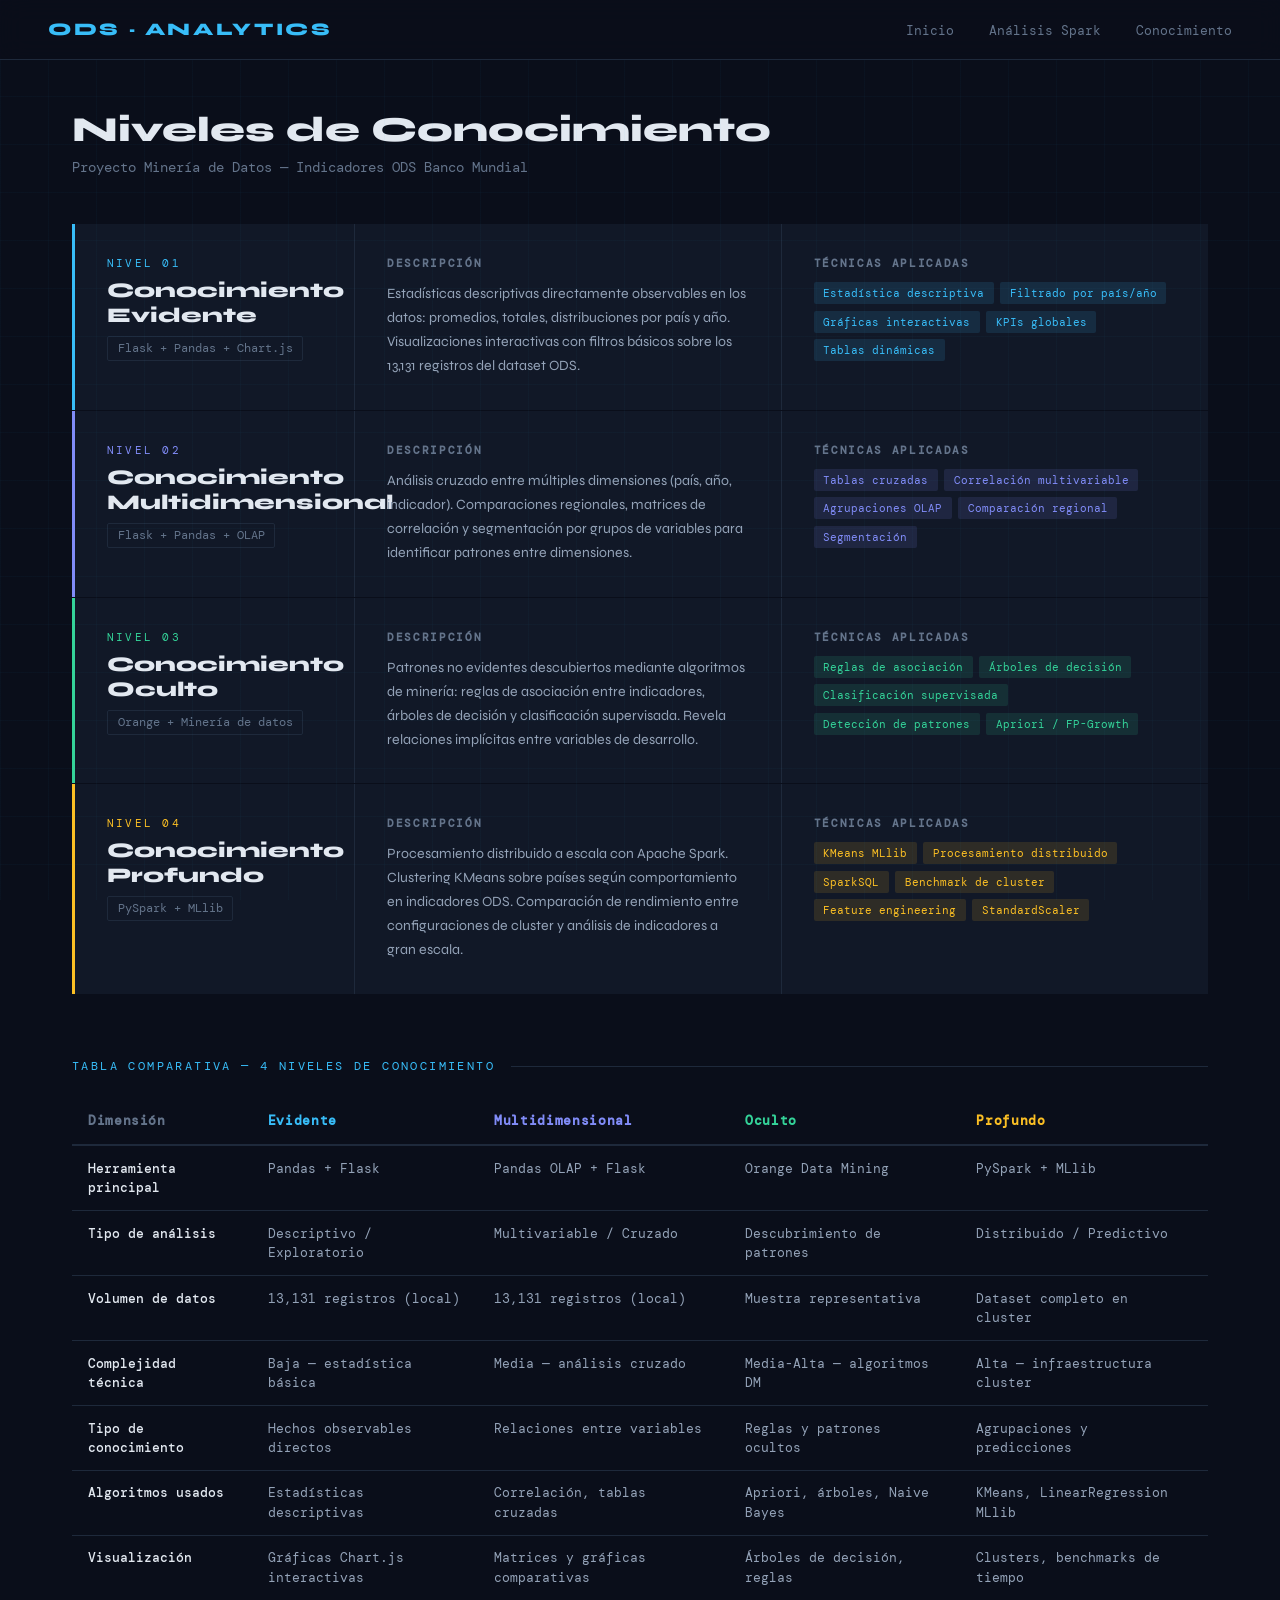
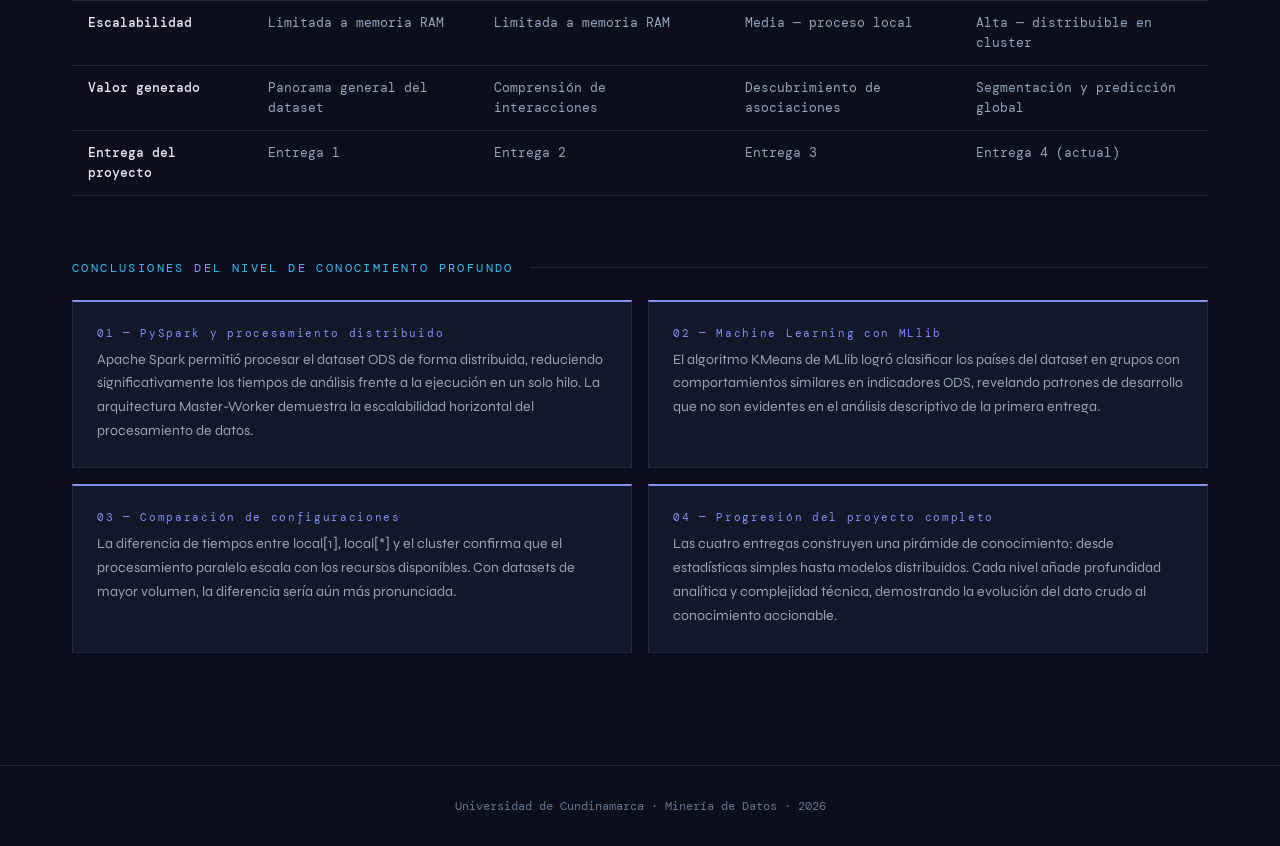
<file: templates/conocimiento.html>
<!DOCTYPE html>
<html lang="es">

<head>
    <meta charset="UTF-8">
    <meta name="viewport" content="width=device-width, initial-scale=1.0">
    <title>Niveles de Conocimiento — ODS</title>
    <link href="https://fonts.googleapis.com/css2?family=Syne:wght@400;700;800&family=DM+Mono:wght@400;500&display=swap"
        rel="stylesheet">
    <style>
        :root {
            --bg: #0a0e1a;
            --surface: #111827;
            --surface2: #1e293b;
            --border: #1e293b;
            --accent: #38bdf8;
            --accent2: #818cf8;
            --green: #34d399;
            --yellow: #fbbf24;
            --text: #e2e8f0;
            --muted: #64748b;
            --c1: #38bdf8;
            --c2: #818cf8;
            --c3: #34d399;
            --c4: #fbbf24;
        }

        * {
            margin: 0;
            padding: 0;
            box-sizing: border-box;
        }

        body {
            background: var(--bg);
            color: var(--text);
            font-family: 'Syne', sans-serif;
        }

        body::before {
            content: '';
            position: fixed;
            inset: 0;
            background-image:
                linear-gradient(rgba(56, 189, 248, 0.03) 1px, transparent 1px),
                linear-gradient(90deg, rgba(56, 189, 248, 0.03) 1px, transparent 1px);
            background-size: 48px 48px;
            pointer-events: none;
        }

        nav {
            display: flex;
            justify-content: space-between;
            align-items: center;
            padding: 1.2rem 3rem;
            border-bottom: 1px solid var(--border);
            position: sticky;
            top: 0;
            background: rgba(10, 14, 26, 0.9);
            backdrop-filter: blur(12px);
            z-index: 100;
        }

        .logo {
            font-size: 1.1rem;
            font-weight: 800;
            letter-spacing: 0.15em;
            color: var(--accent);
            text-transform: uppercase;
        }

        nav a {
            color: var(--muted);
            text-decoration: none;
            font-family: 'DM Mono', monospace;
            font-size: 0.82rem;
            margin-left: 2rem;
            transition: color .2s;
        }

        nav a:hover {
            color: var(--accent);
        }

        .container {
            max-width: 1200px;
            margin: 0 auto;
            padding: 3rem 2rem;
        }

        .page-title {
            font-size: 2.2rem;
            font-weight: 800;
            margin-bottom: 0.5rem;
        }

        .page-sub {
            font-family: 'DM Mono', monospace;
            color: var(--muted);
            font-size: 0.85rem;
            margin-bottom: 3rem;
        }

        /* Cards horizontales */
        .levels {
            display: grid;
            gap: 1px;
            margin-bottom: 4rem;
        }

        .level-card {
            background: var(--surface);
            display: grid;
            grid-template-columns: 280px 1fr 1fr;
            border-left: 3px solid transparent;
            transition: background .2s;
        }

        .level-card:hover {
            background: #131c2e;
        }

        .level-card.n1 {
            border-color: var(--c1);
        }

        .level-card.n2 {
            border-color: var(--c2);
        }

        .level-card.n3 {
            border-color: var(--c3);
        }

        .level-card.n4 {
            border-color: var(--c4);
        }

        .level-head {
            padding: 2rem;
            border-right: 1px solid var(--border);
        }

        .level-num {
            font-family: 'DM Mono', monospace;
            font-size: 0.7rem;
            letter-spacing: 0.2em;
            text-transform: uppercase;
            margin-bottom: 0.5rem;
        }

        .n1 .level-num {
            color: var(--c1);
        }

        .n2 .level-num {
            color: var(--c2);
        }

        .n3 .level-num {
            color: var(--c3);
        }

        .n4 .level-num {
            color: var(--c4);
        }

        .level-name {
            font-size: 1.3rem;
            font-weight: 800;
            margin-bottom: 0.5rem;
        }

        .level-tool {
            font-family: 'DM Mono', monospace;
            font-size: 0.72rem;
            color: var(--muted);
            padding: 0.25rem 0.6rem;
            border: 1px solid var(--border);
            display: inline-block;
            border-radius: 2px;
        }

        .level-body {
            padding: 2rem;
            border-right: 1px solid var(--border);
        }

        .level-body h4 {
            font-family: 'DM Mono', monospace;
            font-size: 0.7rem;
            color: var(--muted);
            letter-spacing: 0.15em;
            text-transform: uppercase;
            margin-bottom: 0.75rem;
        }

        .level-body p {
            font-size: 0.88rem;
            line-height: 1.7;
            color: #94a3b8;
        }

        .level-extra {
            padding: 2rem;
        }

        .level-extra h4 {
            font-family: 'DM Mono', monospace;
            font-size: 0.7rem;
            color: var(--muted);
            letter-spacing: 0.15em;
            text-transform: uppercase;
            margin-bottom: 0.75rem;
        }

        .tags {
            display: flex;
            flex-wrap: wrap;
            gap: 0.4rem;
        }

        .tag-item {
            font-family: 'DM Mono', monospace;
            font-size: 0.7rem;
            padding: 0.25rem 0.6rem;
            border-radius: 2px;
        }

        .n1 .tag-item {
            background: rgba(56, 189, 248, 0.12);
            color: var(--c1);
        }

        .n2 .tag-item {
            background: rgba(129, 140, 248, 0.12);
            color: var(--c2);
        }

        .n3 .tag-item {
            background: rgba(52, 211, 153, 0.12);
            color: var(--c3);
        }

        .n4 .tag-item {
            background: rgba(251, 191, 36, 0.12);
            color: var(--c4);
        }

        /* Tabla comparativa */
        .section-title {
            font-family: 'DM Mono', monospace;
            font-size: 0.75rem;
            color: var(--accent);
            letter-spacing: 0.2em;
            text-transform: uppercase;
            margin-bottom: 1.5rem;
            display: flex;
            align-items: center;
            gap: 1rem;
        }

        .section-title::after {
            content: '';
            flex: 1;
            height: 1px;
            background: var(--border);
        }

        .table-wrap {
            overflow-x: auto;
            margin-bottom: 4rem;
        }

        table {
            width: 100%;
            border-collapse: collapse;
            font-family: 'DM Mono', monospace;
            font-size: 0.8rem;
        }

        th {
            padding: 0.9rem 1rem;
            text-align: left;
            font-weight: 600;
            letter-spacing: 0.05em;
            border-bottom: 2px solid var(--border);
        }

        .th-ev {
            color: var(--c1);
        }

        .th-mu {
            color: var(--c2);
        }

        .th-oc {
            color: var(--c3);
        }

        .th-pr {
            color: var(--c4);
        }

        .th-dim {
            color: var(--muted);
        }

        td {
            padding: 0.8rem 1rem;
            border-bottom: 1px solid var(--border);
            color: #94a3b8;
            vertical-align: top;
            line-height: 1.5;
        }

        tr:hover td {
            background: rgba(56, 189, 248, 0.03);
        }

        td:first-child {
            color: var(--text);
            font-weight: 500;
        }

        /* Conclusiones */
        .conclusiones {
            display: grid;
            grid-template-columns: 1fr 1fr;
            gap: 1rem;
            margin-bottom: 4rem;
        }

        .concl-card {
            background: var(--surface);
            border: 1px solid var(--border);
            padding: 1.5rem;
            border-top: 2px solid var(--accent2);
        }

        .concl-num {
            font-family: 'DM Mono', monospace;
            font-size: 0.7rem;
            color: var(--accent2);
            letter-spacing: 0.15em;
            margin-bottom: 0.5rem;
        }

        .concl-card p {
            font-size: 0.88rem;
            line-height: 1.7;
            color: #94a3b8;
        }

        footer {
            text-align: center;
            padding: 2rem;
            border-top: 1px solid var(--border);
            font-family: 'DM Mono', monospace;
            font-size: 0.75rem;
            color: var(--muted);
        }

        @media (max-width: 768px) {
            .level-card {
                grid-template-columns: 1fr;
            }

            .level-head,
            .level-body {
                border-right: none;
                border-bottom: 1px solid var(--border);
            }

            .conclusiones {
                grid-template-columns: 1fr;
            }
        }
    </style>
</head>

<body>
    <nav>
        <span class="logo">ODS · Analytics</span>
        <div>
            <a href="/">Inicio</a>
            <a href="/spark">Análisis Spark</a>
            <a href="/conocimiento">Conocimiento</a>
        </div>
    </nav>

    <div class="container">
        <div class="page-title">Niveles de Conocimiento</div>
        <div class="page-sub">Proyecto Minería de Datos — Indicadores ODS Banco Mundial</div>

        <!-- CARDS POR NIVEL -->
        <div class="levels">

            <div class="level-card n1">
                <div class="level-head">
                    <div class="level-num">Nivel 01</div>
                    <div class="level-name">Conocimiento Evidente</div>
                    <span class="level-tool">Flask + Pandas + Chart.js</span>
                </div>
                <div class="level-body">
                    <h4>Descripción</h4>
                    <p>Estadísticas descriptivas directamente observables en los datos: promedios, totales,
                        distribuciones por país y año. Visualizaciones interactivas con filtros básicos sobre los 13,131
                        registros del dataset ODS.</p>
                </div>
                <div class="level-extra">
                    <h4>Técnicas aplicadas</h4>
                    <div class="tags">
                        <span class="tag-item">Estadística descriptiva</span>
                        <span class="tag-item">Filtrado por país/año</span>
                        <span class="tag-item">Gráficas interactivas</span>
                        <span class="tag-item">KPIs globales</span>
                        <span class="tag-item">Tablas dinámicas</span>
                    </div>
                </div>
            </div>

            <div class="level-card n2">
                <div class="level-head">
                    <div class="level-num">Nivel 02</div>
                    <div class="level-name">Conocimiento Multidimensional</div>
                    <span class="level-tool">Flask + Pandas + OLAP</span>
                </div>
                <div class="level-body">
                    <h4>Descripción</h4>
                    <p>Análisis cruzado entre múltiples dimensiones (país, año, indicador). Comparaciones regionales,
                        matrices de correlación y segmentación por grupos de variables para identificar patrones entre
                        dimensiones.</p>
                </div>
                <div class="level-extra">
                    <h4>Técnicas aplicadas</h4>
                    <div class="tags">
                        <span class="tag-item">Tablas cruzadas</span>
                        <span class="tag-item">Correlación multivariable</span>
                        <span class="tag-item">Agrupaciones OLAP</span>
                        <span class="tag-item">Comparación regional</span>
                        <span class="tag-item">Segmentación</span>
                    </div>
                </div>
            </div>

            <div class="level-card n3">
                <div class="level-head">
                    <div class="level-num">Nivel 03</div>
                    <div class="level-name">Conocimiento Oculto</div>
                    <span class="level-tool">Orange + Minería de datos</span>
                </div>
                <div class="level-body">
                    <h4>Descripción</h4>
                    <p>Patrones no evidentes descubiertos mediante algoritmos de minería: reglas de asociación entre
                        indicadores, árboles de decisión y clasificación supervisada. Revela relaciones implícitas entre
                        variables de desarrollo.</p>
                </div>
                <div class="level-extra">
                    <h4>Técnicas aplicadas</h4>
                    <div class="tags">
                        <span class="tag-item">Reglas de asociación</span>
                        <span class="tag-item">Árboles de decisión</span>
                        <span class="tag-item">Clasificación supervisada</span>
                        <span class="tag-item">Detección de patrones</span>
                        <span class="tag-item">Apriori / FP-Growth</span>
                    </div>
                </div>
            </div>

            <div class="level-card n4">
                <div class="level-head">
                    <div class="level-num">Nivel 04</div>
                    <div class="level-name">Conocimiento Profundo</div>
                    <span class="level-tool">PySpark + MLlib</span>
                </div>
                <div class="level-body">
                    <h4>Descripción</h4>
                    <p>Procesamiento distribuido a escala con Apache Spark. Clustering KMeans sobre países según
                        comportamiento en indicadores ODS. Comparación de rendimiento entre configuraciones de cluster y
                        análisis de indicadores a gran escala.</p>
                </div>
                <div class="level-extra">
                    <h4>Técnicas aplicadas</h4>
                    <div class="tags">
                        <span class="tag-item">KMeans MLlib</span>
                        <span class="tag-item">Procesamiento distribuido</span>
                        <span class="tag-item">SparkSQL</span>
                        <span class="tag-item">Benchmark de cluster</span>
                        <span class="tag-item">Feature engineering</span>
                        <span class="tag-item">StandardScaler</span>
                    </div>
                </div>
            </div>

        </div>

        <!-- TABLA COMPARATIVA -->
        <div class="section-title">Tabla comparativa — 4 niveles de conocimiento</div>
        <div class="table-wrap">
            <table>
                <thead>
                    <tr>
                        <th class="th-dim">Dimensión</th>
                        <th class="th-ev">Evidente</th>
                        <th class="th-mu">Multidimensional</th>
                        <th class="th-oc">Oculto</th>
                        <th class="th-pr">Profundo</th>
                    </tr>
                </thead>
                <tbody>
                    <tr>
                        <td>Herramienta principal</td>
                        <td>Pandas + Flask</td>
                        <td>Pandas OLAP + Flask</td>
                        <td>Orange Data Mining</td>
                        <td>PySpark + MLlib</td>
                    </tr>
                    <tr>
                        <td>Tipo de análisis</td>
                        <td>Descriptivo / Exploratorio</td>
                        <td>Multivariable / Cruzado</td>
                        <td>Descubrimiento de patrones</td>
                        <td>Distribuido / Predictivo</td>
                    </tr>
                    <tr>
                        <td>Volumen de datos</td>
                        <td>13,131 registros (local)</td>
                        <td>13,131 registros (local)</td>
                        <td>Muestra representativa</td>
                        <td>Dataset completo en cluster</td>
                    </tr>
                    <tr>
                        <td>Complejidad técnica</td>
                        <td>Baja — estadística básica</td>
                        <td>Media — análisis cruzado</td>
                        <td>Media-Alta — algoritmos DM</td>
                        <td>Alta — infraestructura cluster</td>
                    </tr>
                    <tr>
                        <td>Tipo de conocimiento</td>
                        <td>Hechos observables directos</td>
                        <td>Relaciones entre variables</td>
                        <td>Reglas y patrones ocultos</td>
                        <td>Agrupaciones y predicciones</td>
                    </tr>
                    <tr>
                        <td>Algoritmos usados</td>
                        <td>Estadísticas descriptivas</td>
                        <td>Correlación, tablas cruzadas</td>
                        <td>Apriori, árboles, Naive Bayes</td>
                        <td>KMeans, LinearRegression MLlib</td>
                    </tr>
                    <tr>
                        <td>Visualización</td>
                        <td>Gráficas Chart.js interactivas</td>
                        <td>Matrices y gráficas comparativas</td>
                        <td>Árboles de decisión, reglas</td>
                        <td>Clusters, benchmarks de tiempo</td>
                    </tr>
                    <tr>
                        <td>Escalabilidad</td>
                        <td>Limitada a memoria RAM</td>
                        <td>Limitada a memoria RAM</td>
                        <td>Media — proceso local</td>
                        <td>Alta — distribuible en cluster</td>
                    </tr>
                    <tr>
                        <td>Valor generado</td>
                        <td>Panorama general del dataset</td>
                        <td>Comprensión de interacciones</td>
                        <td>Descubrimiento de asociaciones</td>
                        <td>Segmentación y predicción global</td>
                    </tr>
                    <tr>
                        <td>Entrega del proyecto</td>
                        <td>Entrega 1</td>
                        <td>Entrega 2</td>
                        <td>Entrega 3</td>
                        <td>Entrega 4 (actual)</td>
                    </tr>
                </tbody>
            </table>
        </div>

        <!-- CONCLUSIONES -->
        <div class="section-title">Conclusiones del nivel de conocimiento profundo</div>
        <div class="conclusiones">
            <div class="concl-card">
                <div class="concl-num">01 — PySpark y procesamiento distribuido</div>
                <p>Apache Spark permitió procesar el dataset ODS de forma distribuida, reduciendo significativamente los
                    tiempos de análisis frente a la ejecución en un solo hilo. La arquitectura Master-Worker demuestra
                    la escalabilidad horizontal del procesamiento de datos.</p>
            </div>
            <div class="concl-card">
                <div class="concl-num">02 — Machine Learning con MLlib</div>
                <p>El algoritmo KMeans de MLlib logró clasificar los países del dataset en grupos con comportamientos
                    similares en indicadores ODS, revelando patrones de desarrollo que no son evidentes en el análisis
                    descriptivo de la primera entrega.</p>
            </div>
            <div class="concl-card">
                <div class="concl-num">03 — Comparación de configuraciones</div>
                <p>La diferencia de tiempos entre local[1], local[*] y el cluster confirma que el procesamiento paralelo
                    escala con los recursos disponibles. Con datasets de mayor volumen, la diferencia sería aún más
                    pronunciada.</p>
            </div>
            <div class="concl-card">
                <div class="concl-num">04 — Progresión del proyecto completo</div>
                <p>Las cuatro entregas construyen una pirámide de conocimiento: desde estadísticas simples hasta modelos
                    distribuidos. Cada nivel añade profundidad analítica y complejidad técnica, demostrando la evolución
                    del dato crudo al conocimiento accionable.</p>
            </div>
        </div>

    </div>
    <footer>Universidad de Cundinamarca · Minería de Datos · 2026</footer>
</body>

</html>
</file>
